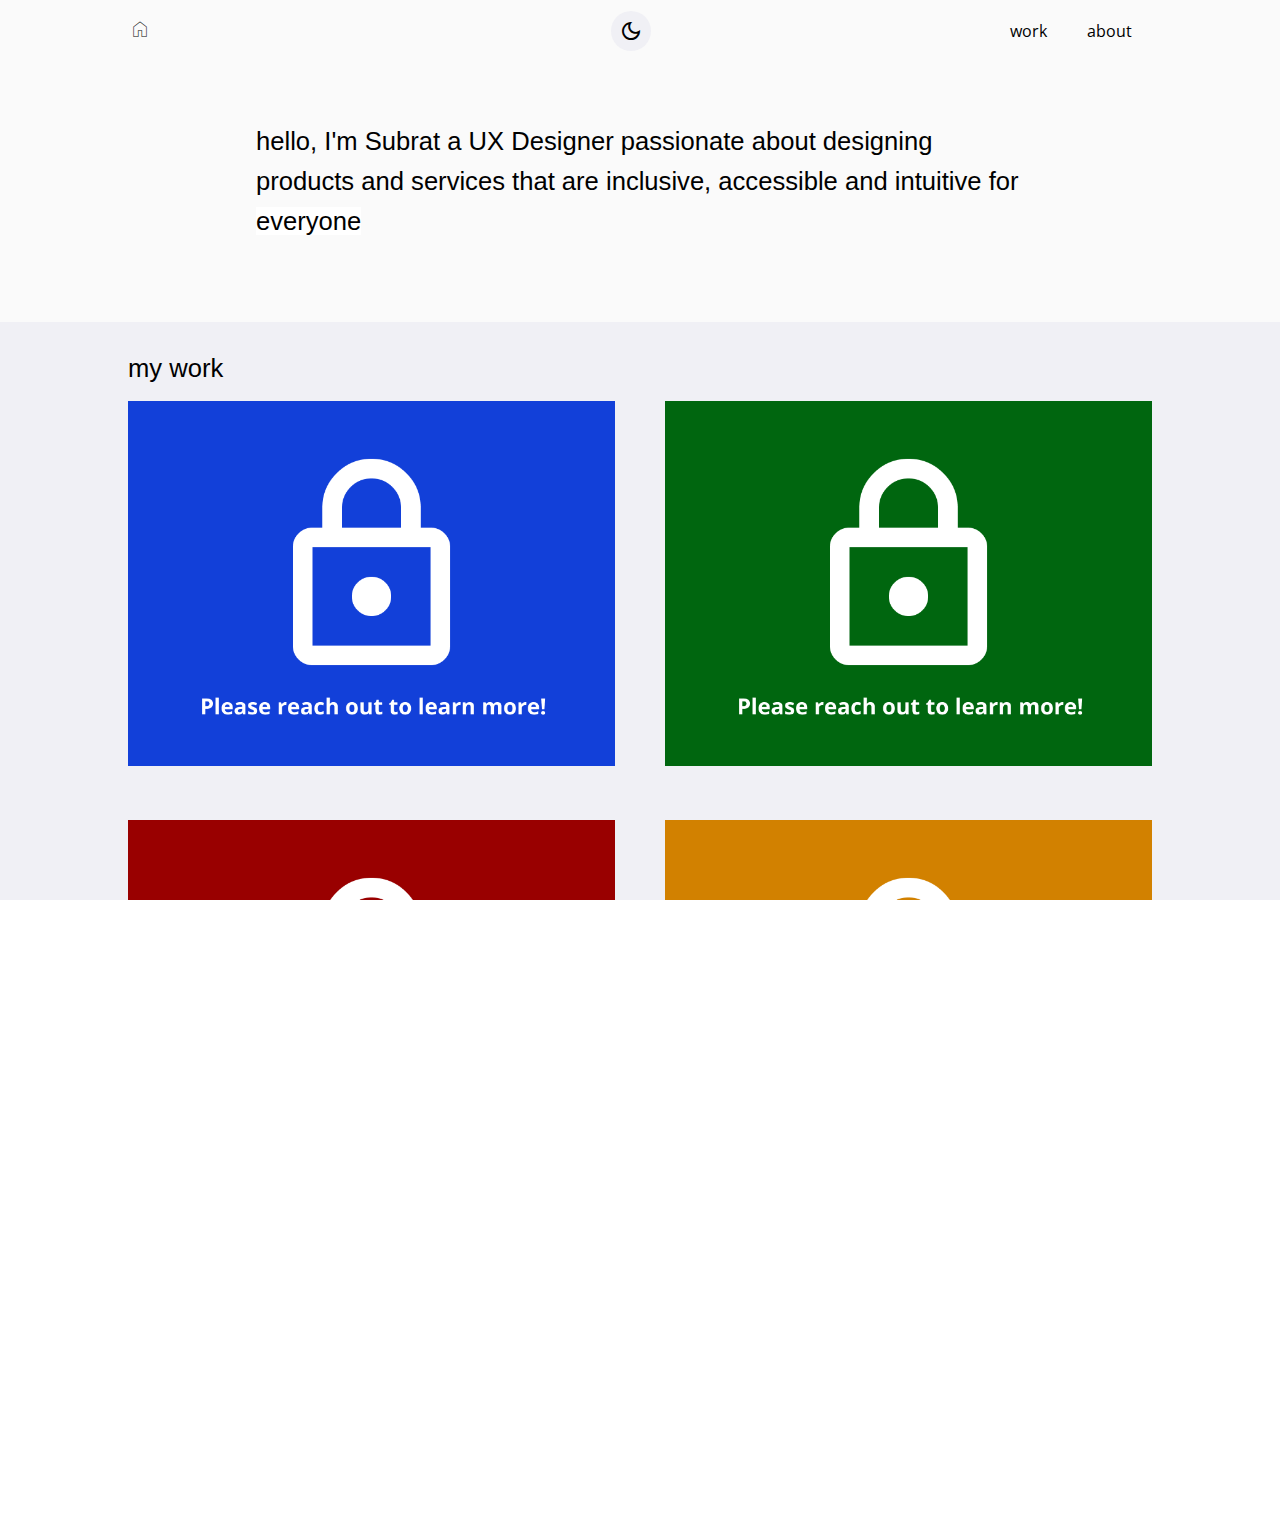
<file: index.html>
<!DOCTYPE html>



<meta name="viewport" content="width=device-width, initial-scale=1">
<html>

<head>
  <meta charset="UTF-8" />
  <link rel="preconnect" href="https://fonts.googleapis.com">
  <link rel="preconnect" href="https://fonts.gstatic.com" crossorigin>
  <link href="https://fonts.googleapis.com/css2?family=Open+Sans:ital,wght@0,300..800;1,300..800&display=swap"
    rel="stylesheet">
  <link rel="preconnect" href="https://fonts.googleapis.com">
  <link rel="preconnect" href="https://fonts.gstatic.com" crossorigin>
  <link
    href="https://fonts.googleapis.com/css2?family=Noto+Sans+JP:wght@100..900&family=Open+Sans:ital,wght@0,300..800;1,300..800&display=swap"
    rel="stylesheet">
  <link rel="preconnect" href="https://fonts.googleapis.com">
  <link rel="preconnect" href="https://fonts.gstatic.com" crossorigin>
  <link
    href="https://fonts.googleapis.com/css2?family=Dancing+Script:wght@400..700&family=Noto+Sans+JP:wght@100..900&family=Noto+Sans:ital,wght@0,100..900;1,100..900&family=Open+Sans:ital,wght@0,300..800;1,300..800&display=swap"
    rel="stylesheet">
  <link rel="preconnect" href="https://fonts.googleapis.com">
  <link rel="preconnect" href="https://fonts.gstatic.com" crossorigin>
  <link rel="stylesheet" href="https://fonts.googleapis.com/css2?family=Material+Symbols+Outlined:opsz,wght,FILL,GRAD@24,400,0,0&icon_names=contrast" />
  <link
    href="https://fonts.googleapis.com/css2?family=Dancing+Script:wght@400..700&family=Noto+Sans+JP:wght@100..900&family=Noto+Sans:ital,wght@0,100..900;1,100..900&family=Open+Sans:ital,wght@0,300..800;1,300..800&family=Rochester&display=swap"
    rel="stylesheet">
    <link rel="stylesheet" href="style.css">
<script src="https://unpkg.com/aos@2.3.1/dist/aos.js"></script>
<link href="https://unpkg.com/aos@2.3.1/dist/aos.css" rel="stylesheet">
<link rel="stylesheet" href="https://fonts.googleapis.com/css2?family=Material+Symbols+Outlined:opsz,wght,FILL,GRAD@24,400,0,0&icon_names=match_case" />
<link rel="stylesheet" href="https://fonts.googleapis.com/css2?family=Material+Symbols+Outlined" />

   <link rel="stylesheet" href="https://fonts.googleapis.com/css2?family=Material+Symbols+Outlined" />

    
  <title>Subrat's Portfolio</title>
</head>

<body>

  <nav>
    <div class="headerParent">
      <div class="header">
        <div class="homeButon"> 
       <span style="font-variation-settings: 'FILL' 0, 'wght' 100, 'GRAD' 0, 'opsz' 48" class="material-symbols-outlined">
home
</span></div>
<div  class="themeToggle">      
<span id="darkToggle" class="material-symbols-outlined">
dark_mode
</span>
</div>  
 
  <input type="checkbox" id="navToggle" class="nav-toggle">
      <label for="navToggle" class="hamburger">
        <span class="material-symbols-outlined">menu</span>
      </label>


       

        <ul class="navState">
          <li><a href="#work_id">work</a></li>
          <li><a href="about.html">about</a></li>
          <!-- <li><a href="#">resume</a></li> -->
        </ul>
      </div>
    </div>

  </nav>
  
    <main>

      <div class="introSection" >
        <h1> </span> <br>
            hello, I'm Subrat
            a <strong>UX Designer</strong> 
            passionate about designing  products
            and services that are
            inclusive, accessible and intuitive
            for <strong> <mark><span class="seamlessText"> everyone </span></mark> </strong> </h1>
        


      </div>
     <div class="mainWrapper" id="work_id">
      
         <h2 class="workHeading">my work</h2>

        <div class="workSection" >
          
          <div class="workA">
            <img src="Locked.png" alt="please reach out to learn more about my work" class="workAimg">

</a>
         
          </div>
          <div class="workB">
            <img src="Locked2.png" alt=" please reach out to learn more about my work" class="workAimg">

          </div>
          <div class="workC">
            <img src="Locked3.png" alt="please reach out to learn more about my work" class="workAimg">

          </div>
          <div class="workD">
            <img src="Locked4.png" alt="please reach out to learn more about my work" class="workAimg">

          </div>
        </div>
     </div>
    
    </main>

  <div class="footerWrapper">
    <footer>
      <h2> Let's get in touch</h2>
      <p> Thank you for visiting, I can be easily reached via Email <br> <br> <br> Designed and coded by me :)</p>


   
      <div class="connectWith">
        <ul>
          <li><a href="https://www.linkedin.com/in/subratadhikari0/?originalSubdomain=au"> <svg xmlns="http://www.w3.org/2000/svg" width="24" height="24" viewBox="0 0 24 24"
                fill="none" stroke="var(--token-1be35ffe-0a09-4b3d-816a-635abc644834, rgb(155, 155, 155))"
                stroke-width="2" stroke-linecap="round" stroke-linejoin="round" style="width: 100%; height: 100%;">
                <path d="M18 13v6a2 2 0 0 1-2 2H5a2 2 0 0 1-2-2V8a2 2 0 0 1 2-2h6"></path>
                <polyline points="15 3 21 3 21 9"></polyline>
                <line x1="10" y1="14" x2="21" y2="3"></line>
              </svg>Linkedin</a></li>
          <li><a href="mailto:subratadhikari13@gmail.com"> <svg xmlns="http://www.w3.org/2000/svg" width="24" height="24" viewBox="0 0 24 24" fill="none"
                stroke="var(--token-1be35ffe-0a09-4b3d-816a-635abc644834, rgb(155, 155, 155))" stroke-width="2"
                stroke-linecap="round" stroke-linejoin="round" style="width: 100%; height: 100%;">
                <circle cx="12" cy="12" r="4"></circle>
                <path d="M16 8v5a3 3 0 0 0 6 0v-1a10 10 0 1 0-3.92 7.94"></path>
              </svg>Email</a></li>


        </ul>
      </div>
    </footer>
  </div>
  <script src="port.js"></script>
</body>










</html>
</file>
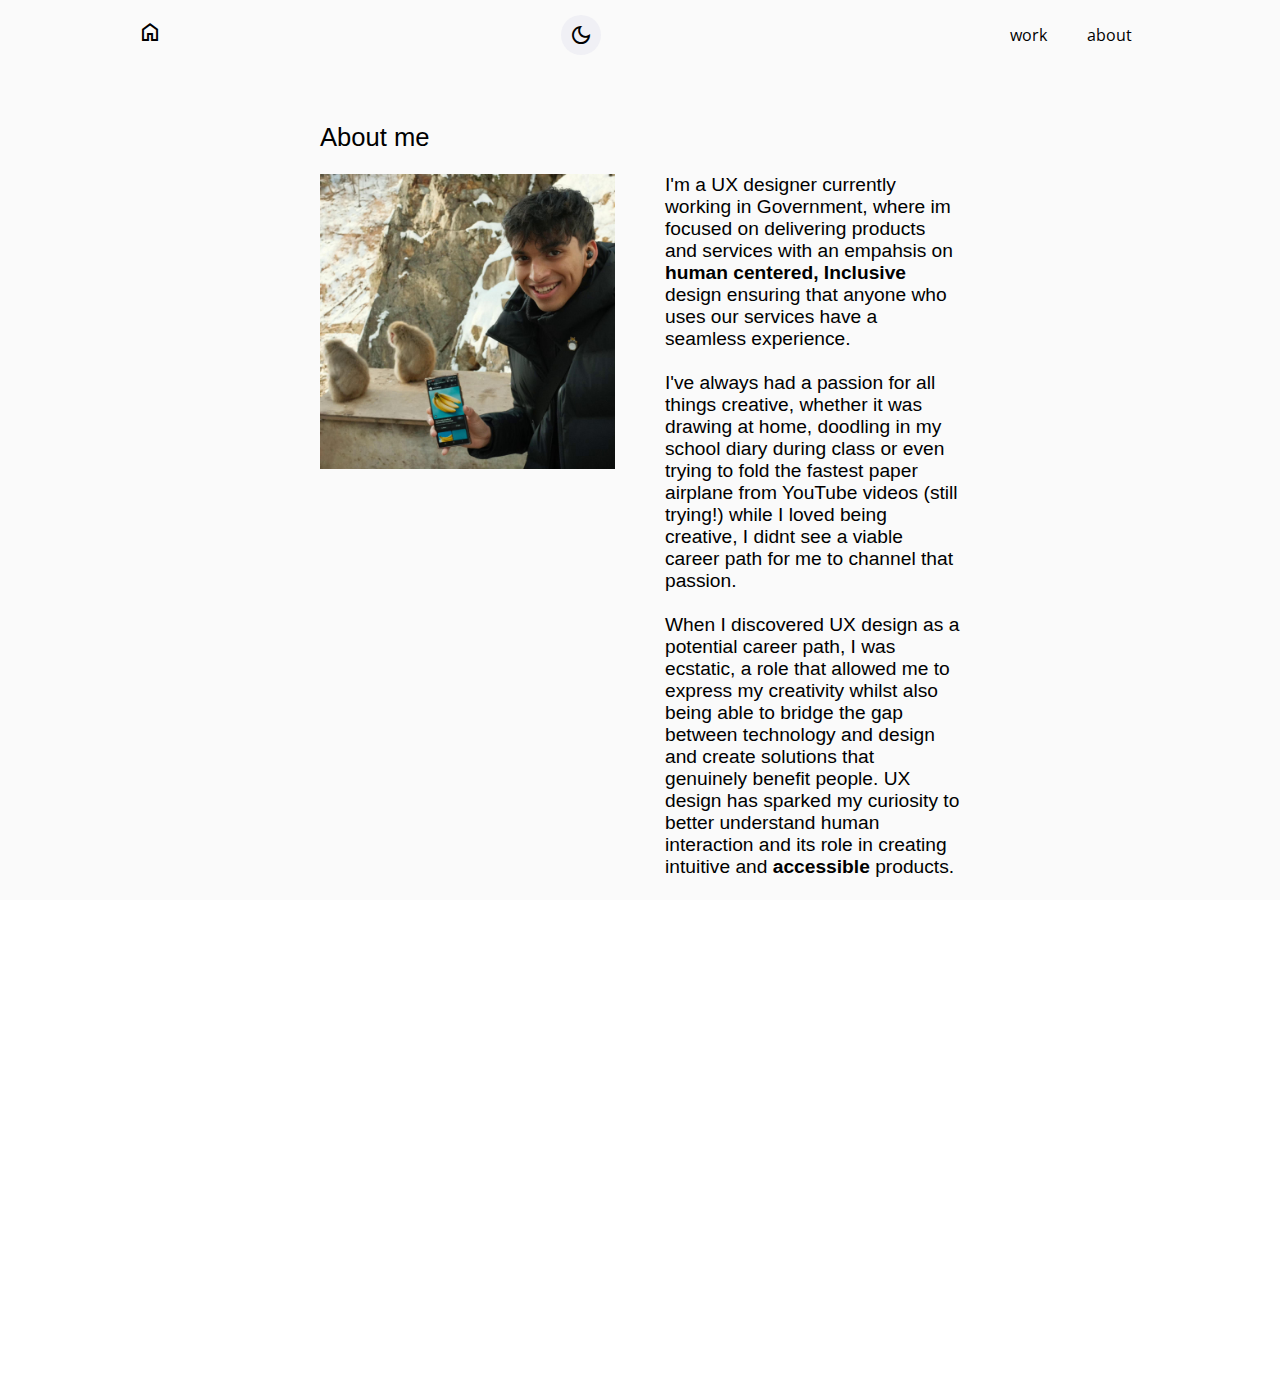
<file: about.html>
<!DOCTYPE html>
<link rel="stylesheet" href="style.css">
<script src="https://unpkg.com/aos@2.3.1/dist/aos.js"></script>
<link href="https://unpkg.com/aos@2.3.1/dist/aos.css" rel="stylesheet">


<meta name="viewport" content="width=device-width, initial-scale=1">
<html>

<head>
  <meta charset="UTF-8" />
  <link rel="preconnect" href="https://fonts.googleapis.com">
  <link rel="preconnect" href="https://fonts.gstatic.com" crossorigin>
  <link href="https://fonts.googleapis.com/css2?family=Open+Sans:ital,wght@0,300..800;1,300..800&display=swap"
    rel="stylesheet">
  <link rel="preconnect" href="https://fonts.googleapis.com">
  <link rel="preconnect" href="https://fonts.gstatic.com" crossorigin>
  <link
    href="https://fonts.googleapis.com/css2?family=Noto+Sans+JP:wght@100..900&family=Open+Sans:ital,wght@0,300..800;1,300..800&display=swap"
    rel="stylesheet">
  <link rel="preconnect" href="https://fonts.googleapis.com">
  <link rel="preconnect" href="https://fonts.gstatic.com" crossorigin>
  <link
    href="https://fonts.googleapis.com/css2?family=Dancing+Script:wght@400..700&family=Noto+Sans+JP:wght@100..900&family=Noto+Sans:ital,wght@0,100..900;1,100..900&family=Open+Sans:ital,wght@0,300..800;1,300..800&display=swap"
    rel="stylesheet">
  <link rel="preconnect" href="https://fonts.googleapis.com">
  <link rel="preconnect" href="https://fonts.gstatic.com" crossorigin>
  <link
    href="https://fonts.googleapis.com/css2?family=Dancing+Script:wght@400..700&family=Noto+Sans+JP:wght@100..900&family=Noto+Sans:ital,wght@0,100..900;1,100..900&family=Open+Sans:ital,wght@0,300..800;1,300..800&family=Rochester&display=swap"
    rel="stylesheet">
  <link rel="icon" type="image/x-icon" href="favicon.ico">
   <link rel="stylesheet" href="https://fonts.googleapis.com/css2?family=Material+Symbols+Outlined" />
  <title>Subrat's Portfolio</title>
</head>

<body>

 <nav>
    <div class="headerParent">
      <div class="header">
       <a href="index.html">
  <span class="material-symbols-outlined">home</span>
</a>
    
<div  class="themeToggle">      
<span id="darkToggle" class="material-symbols-outlined">
dark_mode
</span>
</div>  
 
  <input type="checkbox" id="navToggle" class="nav-toggle">
      <label for="navToggle" class="hamburger">
        <span class="material-symbols-outlined">menu</span>
      </label>


       

        <ul class="navState">
          <li><a href="index.html">work</a></li>
          <li><a href="about.html">about</a></li>
          <!-- <li><a href="#">resume</a></li> -->
        </ul>
      </div>
    </div>

  </nav>
  
    <main>

     <div class="mainWrapper2">
        <div class="workSection2" >
          <div class="workA2">
            <h1> About me</h1>
            <img src="monkie.jpg" alt="Me with Monkeys" class="aboutMeimg">


          </div>
          <div class="workB2"> 
            <h1 class="fakeH1">‎  </h1>
        <p> I'm a UX designer currently working in Government, where im focused on delivering products and services with an empahsis on <strong> human centered, Inclusive </strong>  design ensuring that anyone who uses our services have a seamless experience. <br> <br>
I've always had a passion for all things creative, whether it was drawing at home, doodling in my school diary during class or even trying to fold the fastest paper airplane from YouTube videos (still trying!) while I loved being creative, I didnt see a viable career path for me to channel that passion.<br> <br>

When I discovered UX design as a potential career path, I was ecstatic, a role that allowed me to express my creativity whilst also being able to bridge the gap between technology and design and create solutions that genuinely benefit people. UX design has sparked my curiosity to better understand human interaction and its role in creating intuitive and <strong> accessible </strong> products.<br> <br>

I have been fortunate enough to have the opportunity to work in a field I truly love, especially in Government where the focus is on designing services with <strong> people </strong>  in mind , rather than profit
</p>
 </div>

        </div>
     </div>
    </main>
  </div>

  <div class="footerWrapper2">

    <div class="footer2">
      <h2> Let's get in touch</h2>
      <p> Thank you for visiting, I can be easily reached via Email <br><br>  Designed and coded by me :) </p>


      <div class="connectWith">
        <ul>
          <li><a href="https://www.linkedin.com/in/subratadhikari0/?originalSubdomain=au"> <svg xmlns="http://www.w3.org/2000/svg" width="24" height="24" viewBox="0 0 24 24"
                fill="none" stroke="var(--token-1be35ffe-0a09-4b3d-816a-635abc644834, rgb(155, 155, 155))"
                stroke-width="2" stroke-linecap="round" stroke-linejoin="round" style="width: 100%; height: 100%;">
                <path d="M18 13v6a2 2 0 0 1-2 2H5a2 2 0 0 1-2-2V8a2 2 0 0 1 2-2h6"></path>
                <polyline points="15 3 21 3 21 9"></polyline>
                <line x1="10" y1="14" x2="21" y2="3"></line>
              </svg>Linkedin</a></li>
           <li><a href="mailto:subratadhikari13@gmail.com"> <svg xmlns="http://www.w3.org/2000/svg" width="24" height="24" viewBox="0 0 24 24" fill="none"
                stroke="var(--token-1be35ffe-0a09-4b3d-816a-635abc644834, rgb(155, 155, 155))" stroke-width="2"
                stroke-linecap="round" stroke-linejoin="round" style="width: 100%; height: 100%;">
                <circle cx="12" cy="12" r="4"></circle>
                <path d="M16 8v5a3 3 0 0 0 6 0v-1a10 10 0 1 0-3.92 7.94"></path>
              </svg>Email</a></li>


        </ul>
      </div>
    </div>
  </div>
</body>
  <script src="port.js"></script>

</html>
</file>
<file: style.css>
* {

  padding: 0;
  box-sizing: border-box;
}
:root {
  --primary-color: #fafafa;
  --secondary-color: #f0f0f5;
  --text-color: #000000;
  --theme-toggle:#f0f0f5;
  --theme-hover: #e5e5e9;
  --sub-heading: #535353; 
 
}
.dark-theme {
  --primary-color: #202020;
  --secondary-color: #191919;
  --text-color: #ffffff;
  --theme-toggle: #353434;
  --theme-hover: #535353;
  --sub-heading: #ffffff;

}
::selection {
  color: rgb(0, 0, 0);
  background-color: #feffe3;
}

::-moz-selection {
  background: #fbfccc;
  /* WebKit/Blink Browsers */
}

::selection {
  background: #fbfccc;
  /* WebKit/Blink Browsers */
}

::-moz-selection {
  background: #e4e790;
  /* Gecko Browsers */
}

nav ul {
  display: flex;
  list-style-type: none;
  margin: 0;
  padding: 10px;
}

nav a {
  padding: 10px;
  text-decoration: none;
  color: black;
}

main {
  display: block;
  margin: 0 auto;
  background-color: var(--primary-color);
 


}

.wave-top svg {
  display: block;
  width: 100%;
  height: auto;
}

.header {
  position: fixed;
  top: 0;
  left: 50%;
  transform: translateX(-50%);
  display: flex;
  justify-content: space-between;
  align-items: center;
  font-family: "Open Sans", sans-serif;
   font-size: clamp(1rem, 2vw, 1rem);
  width: 80%;
   background-color: var(--primary-color);
  padding: 10px 0px;
  color: var(--text-color);
  z-index: 1000;
 
  
}

.headerParent {
  position: fixed;
  top: 0;
  left: 0;
  height: 65px;
  display: flex;
  justify-content: space-between;
  align-items: center;
  font-family: "Open Sans", sans-serif;
  font-size: 1rem;
  width: 100%;
    background-color: var(--primary-color);

  padding: 10px 0px;
  z-index: 1000;
}


.header a:hover {
  text-decoration: underline;

}
.WorkInfo1 a:hover {
  text-decoration: underline;

}


.header a{
  color: var(--text-color);
}
h1 {
  font-family: "Outfit", sans-serif;
  font-size: clamp(1rem, 2vw, 2rem);
  font-weight: 300;
  line-height: 2.5rem;
  color: var(--text-color);


}
h2 {
  font-family: "Outfit", sans-serif;
  font-size: clamp(1rem, 2vw, 2rem);
  font-weight: 400;
  line-height: 2.5rem;
  color: var(--text-color);


}
h4 {
  font-family: "Outfit", sans-serif;
  font-size: 1.2rem;
  font-weight: 500;
  line-height: 2rem;
  color: var(--text-color);
  margin: 0;


}
.WorkInfo1 h4{

 font-size: 1.3rem;
 font-weight: 500;
 
 


}
.WorkInfo1 h5{

  font-family: "Outfit", sans-serif;
  font-size: 1.3rem;
  font-weight: 500;
  line-height: 2rem;
  color: var(--sub-heading);
  margin: 0;



}
/* .workSection img {
  transition: transform 0.3s ease; 
} */

/* .workSection img:hover {
  transform: scale(0.9); 
} */

.introSection {
  display: flex;
 background-color: var(--primary-color) ;
width: 60%;
  margin: 0 auto;
  flex-direction: row;
  justify-content: center;
  align-items: flex-end;
  padding-top: 5vw;
  padding-bottom: 5vw;

}

.workHeading{
  display: flex;
  margin: 0 auto;
  width: 80%;
  color: var(--text-color);
  font-family:"Outfit", sans-serif;
  font-weight: 400;
  padding-top: 2vw;
}

.workSection {
  display: grid;
  grid-template: repeat(2, 1fr)/repeat(2, 1fr);
  flex-wrap: wrap;
  padding-top: 1vw;
  gap: 50px;
  padding-bottom: 50px;
  margin: 0 auto;
  justify-content: center;
   width: 80%;
}
body {
  transition: background-color 1s ease, color 1s ease;
}

html, body {
  margin: 0;
  padding: 0;
  height: 100%; 
    overflow-x: hidden;
}

.workAimg {
  width: 100%;
  height: auto;
}
.aboutMeimg{
  width: 100%;
  height: auto;
}

.changing-style {
  animation: styleSwitch 4s linear infinite;
  display: inline-block;
}

.changing-text {

  animation: changeText 16s infinite;
  display: inline-block;
}

.mainWrapper {
  display: flex;
  flex-direction: column;
  width: 100%;       
  background-color: var(--secondary-color);
  margin: 0;
  justify-content: center;
  padding-bottom: 10px;
}
.homeButon{
  cursor: pointer;
  margin-right:120px;
}
footer {
  display: flex;
  flex-direction: column;
  width: 80%;
  margin: 0 auto;
  font-family: "Outfit", sans-serif;
  background-color: var(--primary-color);
  font-size: clamp(1rem, 1vw, 1rem);
  padding-top: 25px;
  padding-bottom: 25px;
  color: var(--text-color);

}
footer h3{
   font-weight: 300;
  font-size: 2rem;
  margin-top: 10px;
  margin-bottom: 10px;
  color: var(--text-color);

}





.mainW2 h2{
  display: inline;
  width: 10%;
  color: var(--text-color);
}
.footerWrapper {
 background-color:var(--primary-color) ;
  display: flex;
  font-family: "Open Sans", sans-serif;
  font-size: 1rem;
  width: 100%;
  padding-bottom: 20px;
  
}

.connectWith ul {
  display: flex;
  flex-direction: row;
  gap: 10px;
  align-items: center;
  list-style-type: none;
}


.connectWith ul li a {
  display: flex;
  flex-direction: row !important;
  align-items: center;
  gap: 5px;

}

.connectWith a {
  color: var(--text-color);
  text-decoration: underline;
  border-radius: 20px;
}


.material-symbols-outlined {
  font-variation-settings:
  'FILL' 0,
  'wght' 400,
  'GRAD' 0,
  'opsz' 28
}

.hero-bg {
  display: inline-block;
  position: absolute;
  top: 0;
  left: 0;
  width: 100%;
  height: auto;
  z-index: -1;
  /* Behind content */
}

.themeToggle{
  display: flex;
  justify-content: center;
  background-color:var(--theme-toggle);
  border-radius: 500px;
  width: 40px;
  height: 40px;
  align-items: center;
  cursor: pointer;
}

.themeToggle:hover {
  background-color: var(--theme-hover);
}

mark {
  background-color: #ffffff;
  

}



.seamlessText {
  animation: styleSwitch 5s linear infinite, hueRotate 5s linear infinite;
}

@keyframes styleSwitch {
  0%, 100% {
    font-weight: normal;
    font-style: normal;
    text-decoration: underline;
  }

  20% {
    font-weight: normal;
    font-style: italic;
    text-decoration: underline;
  }

  40% {
    font-weight: normal;
    font-style: normal;
    text-decoration: underline;
  }

  60% {
    font-weight: normal;
    font-style: italic;
    text-decoration: none; /* was missing here in your original */
  }

  80% {
    font-weight: normal;
    font-style: normal;
    text-decoration: underline;
  }
}

@keyframes hueRotate {
  from { filter: hue-rotate(240deg); } 
  to   { filter: hue-rotate(480deg); } 
}

@keyframes styleSwitch {
  0% {
    font-weight: normal;
    font-style: normal;
    text-decoration: underline;
    color: #0388fc;
  }

  20% {
    font-weight: normal;
    font-style: italic;
    text-decoration: underline;
    color: #035afc;
  }

  40% {
    font-weight: normal;
    font-style: normal;
    text-decoration: underline;
    color: #0000ff;
  }

  60% {
    font-weight: normal;
    font-style: italic;
    color: #6704d1;
  }

  80% {
    font-weight: normal;
    font-style: normal;
    text-decoration: underline;
    color: #9704b5;
  }

  100% {
    font-weight: normal;
    font-style: italic;
    text-decoration: underline;
    color: #8a0339;
  }
}

/*========================================= About me page========================================================================= */
.mainWrapper2 {
  display: flex;
  width: 100%;       
  background-color: var(--primary-color);
  padding-top: 100px;
  margin: 0 auto;
  justify-content: center; /* center inner content */
}

.H2Main{
  display: inline;
  
  

}


.workSection2 {
  display: grid;
  grid-template-columns: 1fr 1fr;
 font-family: "Outfit", sans-serif;
 width: 50%;
 font-size: 1.2rem;
 justify-content: center;

padding-bottom: 100px;
  gap: 50px;

}
.workB2{
  display: flex;
  flex-direction: column;
  padding:0;
  margin: 0%;
}
.workB2 p{
  color: var(--text-color);
  padding:0;
  margin: 0;
}

.footerWrapper2 {
 background-color:var(--secondary-color) ;
  display: flex;
  font-family: "Open Sans", sans-serif;
  font-size: 1rem;
  width: 100%;
  padding-bottom: 20px;
  
  
}

.footer2 {
  display: flex;
  flex-direction: column;
  width: 50%;
  margin: 0 auto;
  font-family: "Outfit", sans-serif;
  background-color: var(--secondary-color);
  font-size: clamp(1rem, 1vw, 1rem);

  padding-bottom: 25px;
  color: var(--text-color);

}
.footer2 h2{
  margin-bottom: 5px;
}
/*
mark .mark1{
  background-color:#6f00ff;
  color:white;

}
 Behind content 
mark .mark2{
  background-color: purple;
    color:white;
}


/*========================================= Work 1 page========================================================================= */

.mainWrapper23 {
  display: flex;
  width: 100%;       
  background-color: var(--secondary-color);
  padding-top: 100px;
  margin: 0 auto;
  justify-content: center; /* center inner content */
}

.workSection3 {
  display: flex;
justify-content: flex-start;
 font-family: "Outfit", sans-serif;
 width: 50%;
 font-size: 1.3rem;
 
align-items: center;
padding-bottom: 50px;
  gap: 50px;

}

.workWrapper1 {
  display: flex;
  width: 100%;       
  background-color: var(--primary-color);
 
  margin: 0 auto;
  justify-content: center; /* center inner content */
}

.WorkInfo1 {
  
  display: grid;
  grid-template-columns: 1fr;
 font-family: "Outfit", sans-serif;
 width: 50%;
 font-size: 1.3rem;
 color: var(--text-color);
 font-weight: 300;
align-items: center;
padding-top: 50px;
padding-bottom: 50px;


}

.WorkInfo1 h3{

 font-size: clamp(1rem, 2vw, 2rem);
 font-weight: 600;
 color: var(--sub-heading);
 margin: 0;
align-items: center;
padding-bottom: 12px;


}
.WorkInfo1 p{
 padding-top: 10px;
 font-size: 1rem;
 line-height: 1.4rem;
 
 margin: 0;



}
.WorkInfo1 a{
 
  text-decoration: none;
  color: var(--sub-heading);

}
.nav-toggle {
  display: none;
}

.navState {
  display: flex;
  gap: 20px;
}
.workAimg2 {
 max-width: 540px;

  height: auto;
}
.workAimg3 {
 width: 100%;
 
  height: auto;
}
.workA h3 {
font-size: clamp(1rem, 2vw, 2rem);
  font-family:"Outfit", sans-serif; ;
  color: var(--text-color);
  font-weight: 400;
}
.workA3 h2{
  font-family:"Outfit", sans-serif; ;
  font-weight: 200;
  font-size: 1.5rem;
  color: gray;
  margin: 0;
}
.workA3 h1{
 
  margin: 0;
}

footer h2{
  margin-bottom: 5px;
  margin-top: 5px;
}

.hamburger{
  display: none;
}


@media (min-width: 2500px) {


.WorkInfo1 {
  
  display: grid;
  grid-template-columns: 0.9fr;
 font-family: "Outfit", sans-serif;
 width: 50%;
 font-size: 1.3rem;
 font-weight: 300;
align-items: center;
padding-bottom: 100px;


}
}


@media (max-width: 1000px) {


  
  .hamburger{
  display: block;
}
.homeButon{
  cursor: pointer;
  margin-right:0 !important;
}

  
h1.fakeH1{
  display: none;
  padding: 0;
}
nav.ul.navState.active{
  width: 100% !important;
}
.footer2{
  width: 80%;
}
.workSection {
  display: grid;
  grid-template: repeat(1, 1fr)/repeat(1, 1fr);
  flex-wrap: wrap;
  padding-top: 1vw;
  gap: 50px;
  padding-bottom: 50px;
  margin: 0 auto;
  justify-content: center;
   width: 80%;
}

.workSection2{
   display: grid;
  grid-template-columns: 1fr;
 font-family: "Outfit", sans-serif;
 width: 80%;
 font-size: 1.0rem;
 justify-content: center;

padding-bottom: 100px;
  gap: 50px;
}


.introSection {
  display: flex;
 background-color: var(--primary-color) ;
  width: 80%;
  margin: 0 auto;
  flex-direction: row;
  justify-content: center;
  align-items: flex-end;
  padding-top: 15vw;
  padding-bottom: 5vw;

}

 h1 {
  padding-top: 0px;
  line-height: 1.5rem;
  padding-bottom: 15px;
 
}
 .navState {
    display: none;
    flex-direction: column;
    background-color: var(--primary-color);
    justify-content: center;
    align-items: center;
    position: fixed;
    top: 65px;
    left: 0;
    right: 0;
    width: 100% !important;      
    max-width: 100vw;
    margin: 0 !important;          
      padding-left: 10vw;
      padding-bottom: 20px;
  padding-right: 10vw;
    z-index: 9999;
  }
  
.header {
  position: fixed;
  top: 0;
  left: 50%;
  transform: translateX(-50%);
  display: flex;
  justify-content: space-between;
  align-items: center;
  font-family: "Open Sans", sans-serif;
   font-size: clamp(1rem, 2vw, 1rem);
  width: 100%;
   background-color: var(--primary-color);
  padding-left: 10vw;
  padding-right: 10vw;
  color: var(--text-color);
  z-index: 1000;
 
  
}
 
  .nav-toggle:checked + .hamburger + .navState {
    display: flex;
  }
 
}
</file>
